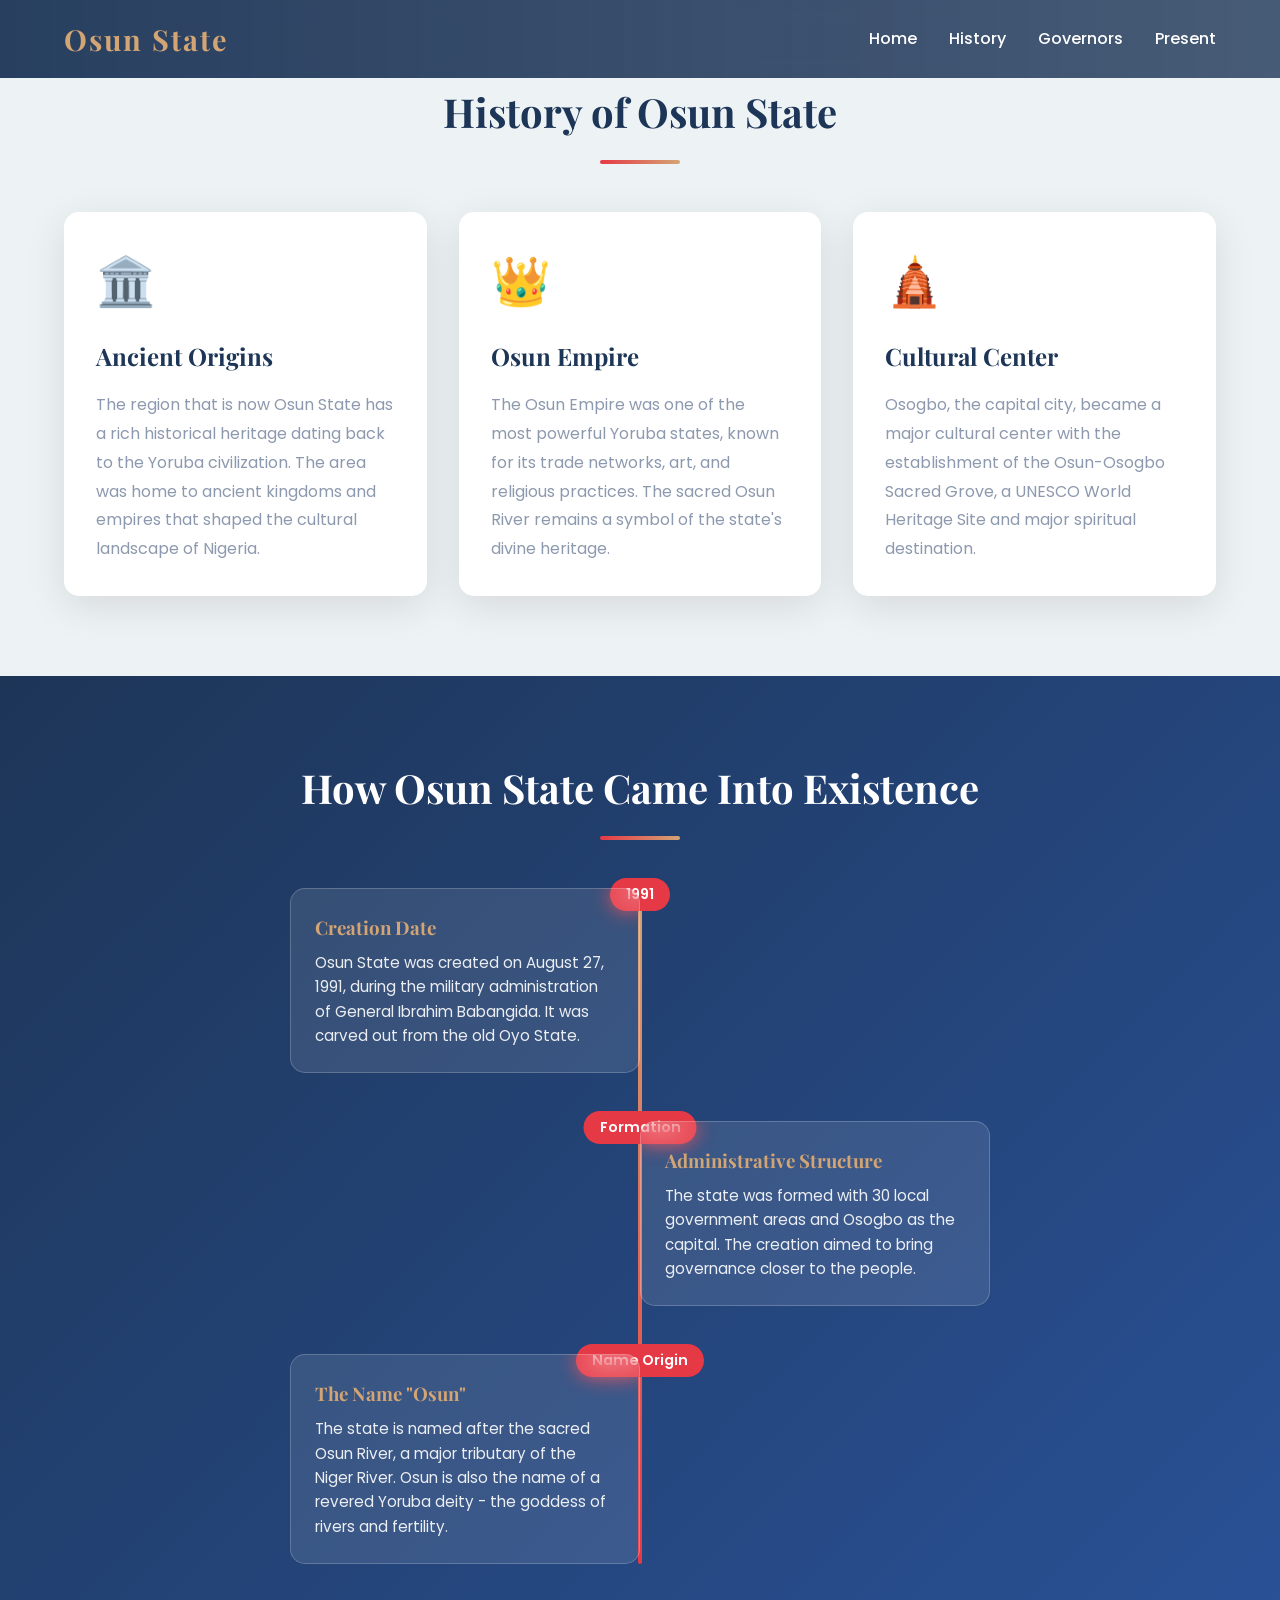
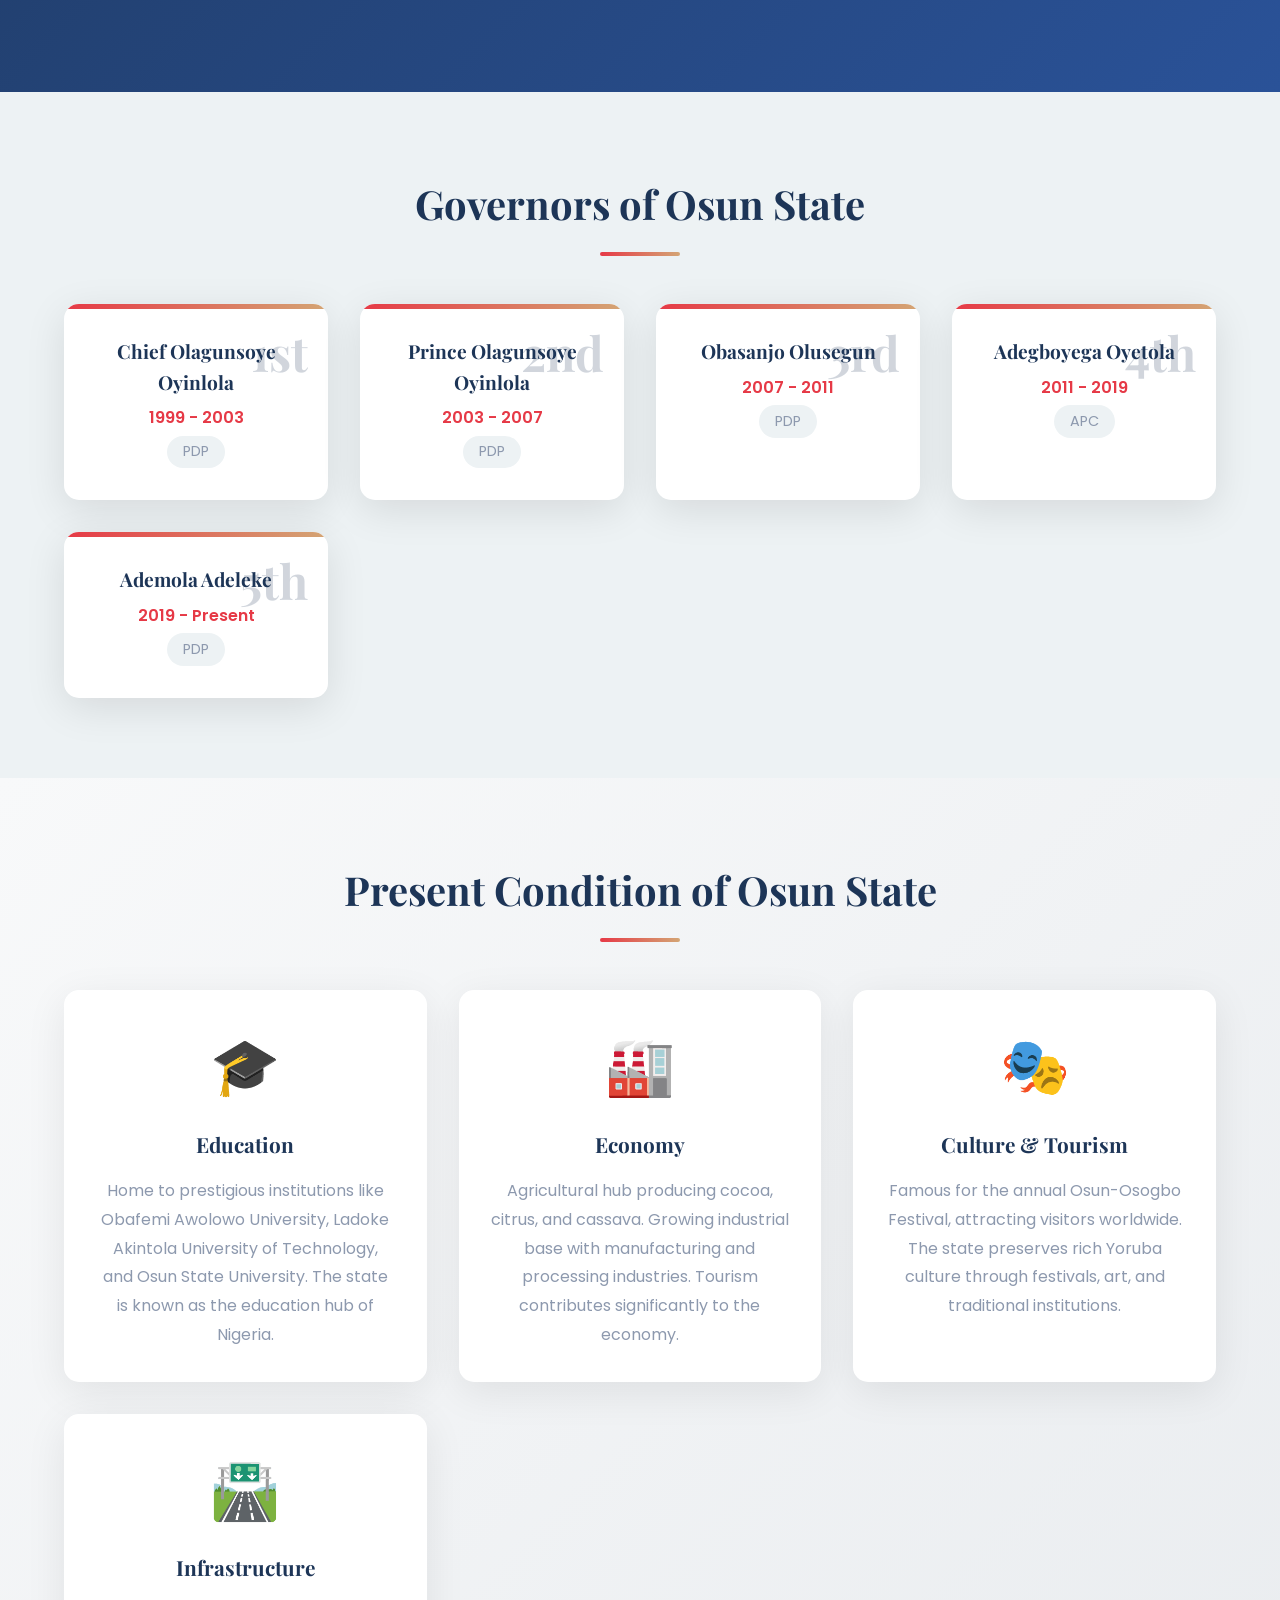
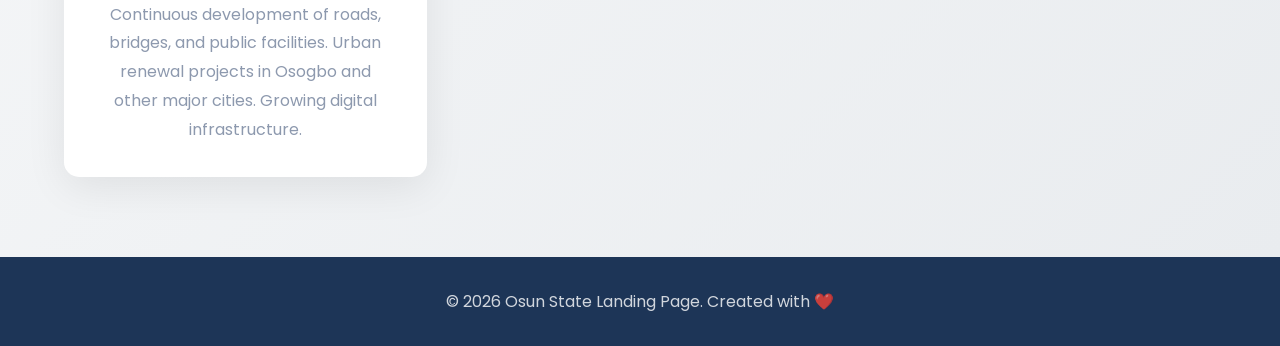
<file: index.html>
<!DOCTYPE html>
<html lang="en">
<head>
    <meta charset="UTF-8">
    <meta name="viewport" content="width=device-width, initial-scale=1.0">
    <title>Osun State - The Land of Virtue</title>
    <link rel="stylesheet" href="styles.css">
    <link rel="preconnect" href="https://fonts.googleapis.com">
    <link rel="preconnect" href="https://fonts.gstatic.com" crossorigin>
    <link href="https://fonts.googleapis.com/css2?family=Playfair+Display:wght@400;700&family=Poppins:wght@300;400;500;600&display=swap" rel="stylesheet">
</head>
<body>
    <!-- Navigation -->
    <nav class="navbar">
        <div class="logo">Osun State</div>
        <ul class="nav-links">
            <li><a href="#home">Home</a></li>
            <li><a href="#history">History</a></li>
            <li><a href="#governors">Governors</a></li>
            <li><a href="#present">Present</a></li>
        </ul>
    </nav>

    <!-- Hero Section --
    <section id="home" class="hero">
        <div class="hero-content">
            <h1 class="hero-title">Osun State</h1>
            <p class="hero-subtitle">The Land of Virtue & Cultural Heritage</p>
            <p class="hero-tagline">Where Tradition Meets Modernity</p>
        </div>
        <div class="hero-overlay"></div>
    </section>

    <!-- History Section -->
    <section id="history" class="section">
        <div class="container">
            <h2 class="section-title">History of Osun State</h2>
            <div class="content-grid">
                <div class="card history-card">
                    <div class="card-icon">🏛️</div>
                    <h3>Ancient Origins</h3>
                    <p>The region that is now Osun State has a rich historical heritage dating back to the Yoruba civilization. The area was home to ancient kingdoms and empires that shaped the cultural landscape of Nigeria.</p>
                </div>
                <div class="card history-card">
                    <div class="card-icon">👑</div>
                    <h3>Osun Empire</h3>
                    <p>The Osun Empire was one of the most powerful Yoruba states, known for its trade networks, art, and religious practices. The sacred Osun River remains a symbol of the state's divine heritage.</p>
                </div>
                <div class="card history-card">
                    <div class="card-icon">🛕</div>
                    <h3>Cultural Center</h3>
                    <p>Osogbo, the capital city, became a major cultural center with the establishment of the Osun-Osogbo Sacred Grove, a UNESCO World Heritage Site and major spiritual destination.</p>
                </div>
            </div>
        </div>
    </section>

    <!-- Creation Section -->
    <section id="creation" class="section creation-section">
        <div class="container">
            <h2 class="section-title">How Osun State Came Into Existence</h2>
            <div class="creation-content">
                <div class="timeline">
                    <div class="timeline-item">
                        <div class="timeline-dot"></div>
                        <div class="timeline-date">1991</div>
                        <div class="timeline-content">
                            <h3>Creation Date</h3>
                            <p>Osun State was created on August 27, 1991, during the military administration of General Ibrahim Babangida. It was carved out from the old Oyo State.</p>
                        </div>
                    </div>
                    <div class="timeline-item">
                        <div class="timeline-dot"></div>
                        <div class="timeline-date">Formation</div>
                        <div class="timeline-content">
                            <h3>Administrative Structure</h3>
                            <p>The state was formed with 30 local government areas and Osogbo as the capital. The creation aimed to bring governance closer to the people.</p>
                        </div>
                    </div>
                    <div class="timeline-item">
                        <div class="timeline-dot"></div>
                        <div class="timeline-date">Name Origin</div>
                        <div class="timeline-content">
                            <h3>The Name "Osun"</h3>
                            <p>The state is named after the sacred Osun River, a major tributary of the Niger River. Osun is also the name of a revered Yoruba deity - the goddess of rivers and fertility.</p>
                        </div>
                    </div>
                </div>
            </div>
        </div>
    </section>

    <!-- Governors Section -->
    <section id="governors" class="section">
        <div class="container">
            <h2 class="section-title">Governors of Osun State</h2>
            <div class="governors-grid">
                <div class="governor-card">
                    <div class="governor-number">1st</div>
                    <h3>Chief Olagunsoye Oyinlola</h3>
                    <p class="governor-term">1999 - 2003</p>
                    <p class="governor-party">PDP</p>
                </div>
                <div class="governor-card">
                    <div class="governor-number">2nd</div>
                    <h3>Prince Olagunsoye Oyinlola</h3>
                    <p class="governor-term">2003 - 2007</p>
                    <p class="governor-party">PDP</p>
                </div>
                <div class="governor-card">
                    <div class="governor-number">3rd</div>
                    <h3>Obasanjo Olusegun</h3>
                    <p class="governor-term">2007 - 2011</p>
                    <p class="governor-party">PDP</p>
                </div>
                <div class="governor-card">
                    <div class="governor-number">4th</div>
                    <h3>Adegboyega Oyetola</h3>
                    <p class="governor-term">2011 - 2019</p>
                    <p class="governor-party">APC</p>
                </div>
                <div class="governor-card">
                    <div class="governor-number">5th</div>
                    <h3>Ademola Adeleke</h3>
                    <p class="governor-term">2019 - Present</p>
                    <p class="governor-party">PDP</p>
                </div>
            </div>
        </div>
    </section>

    <!-- Present Condition Section -->
    <section id="present" class="section present-section">
        <div class="container">
            <h2 class="section-title">Present Condition of Osun State</h2>
            <div class="present-grid">
                <div class="present-card">
                    <div class="present-icon">🎓</div>
                    <h3>Education</h3>
                    <p>Home to prestigious institutions like Obafemi Awolowo University, Ladoke Akintola University of Technology, and Osun State University. The state is known as the education hub of Nigeria.</p>
                </div>
                <div class="present-card">
                    <div class="present-icon">🏭</div>
                    <h3>Economy</h3>
                    <p>Agricultural hub producing cocoa, citrus, and cassava. Growing industrial base with manufacturing and processing industries. Tourism contributes significantly to the economy.</p>
                </div>
                <div class="present-card">
                    <div class="present-icon">🎭</div>
                    <h3>Culture & Tourism</h3>
                    <p>Famous for the annual Osun-Osogbo Festival, attracting visitors worldwide. The state preserves rich Yoruba culture through festivals, art, and traditional institutions.</p>
                </div>
                <div class="present-card">
                    <div class="present-icon">🛣️</div>
                    <h3>Infrastructure</h3>
                    <p>Continuous development of roads, bridges, and public facilities. Urban renewal projects in Osogbo and other major cities. Growing digital infrastructure.</p>
                </div>
            </div>
        </div>
    </section>

    <!-- Footer -->
    <footer class="footer">
        <div class="container">
            <p>&copy; 2026 Osun State Landing Page. Created with ❤️</p>
        </div>
    </footer>
</body>
</html>
</file>
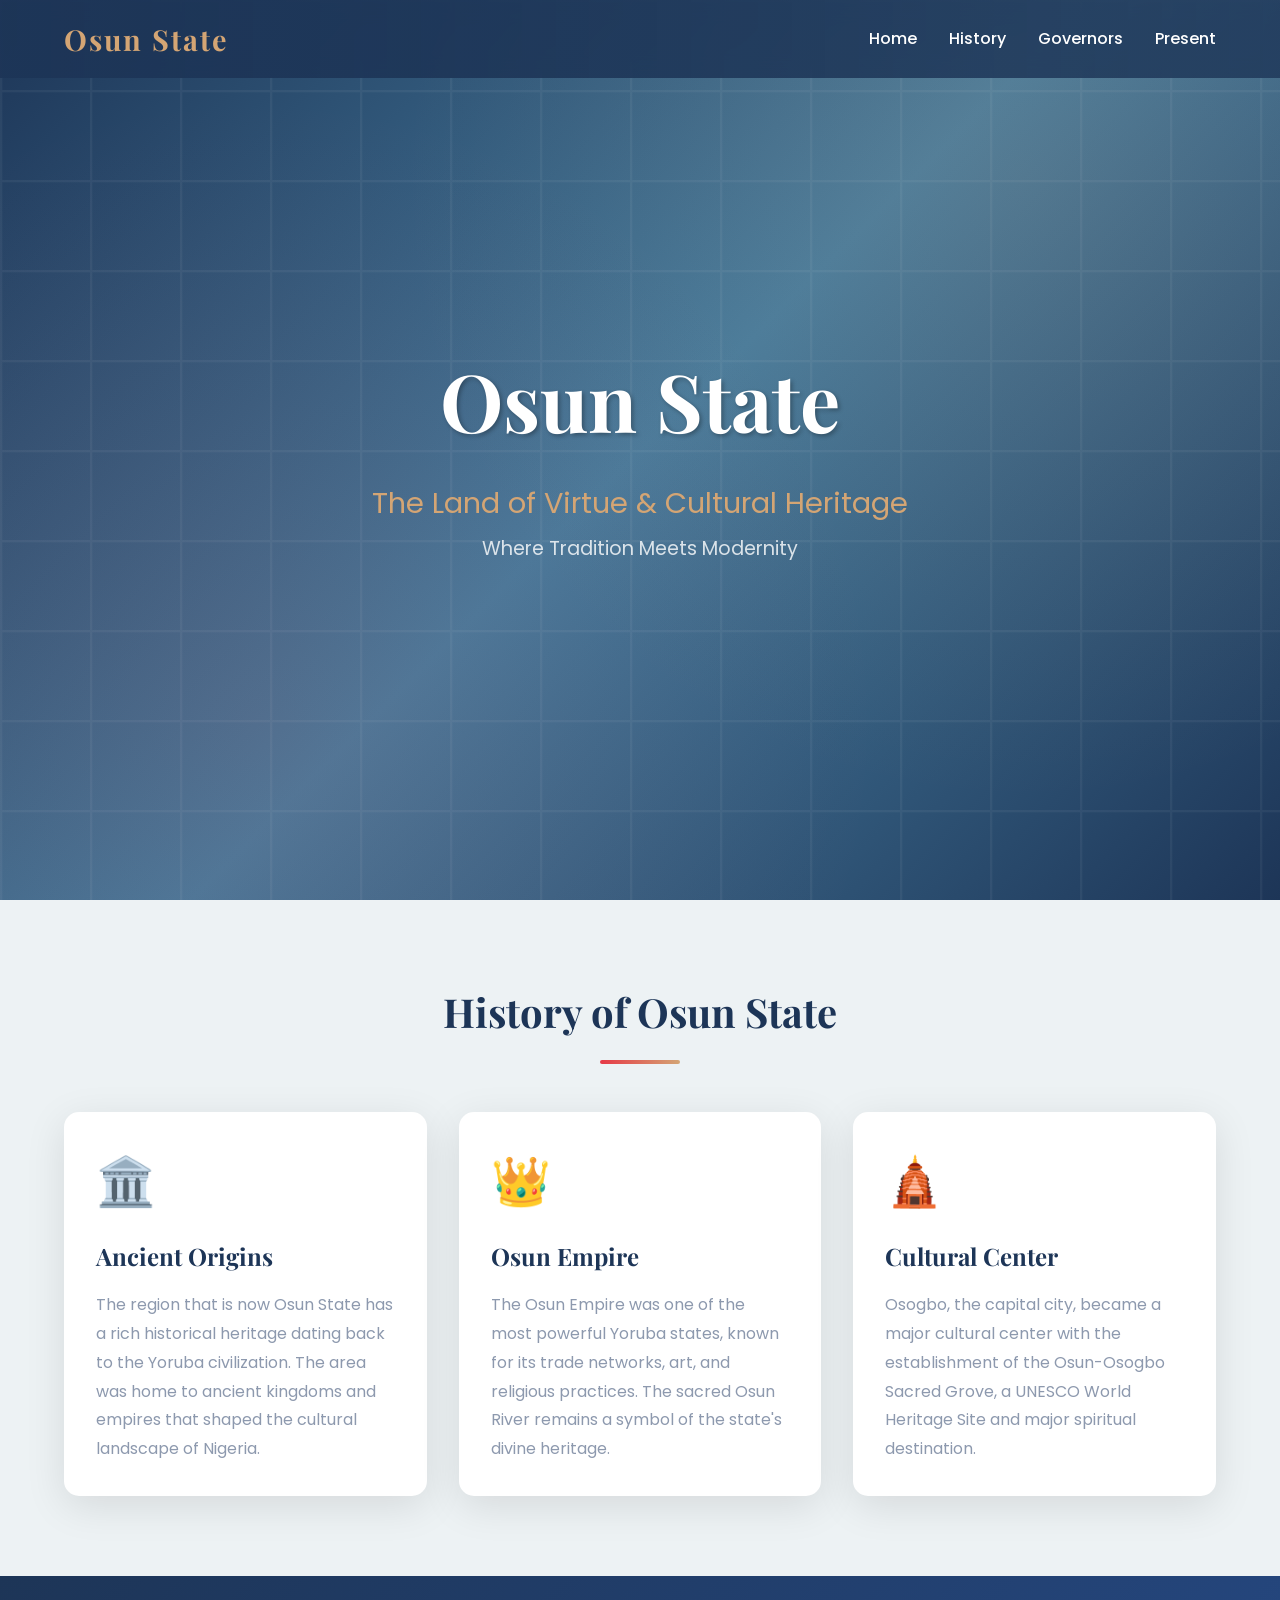
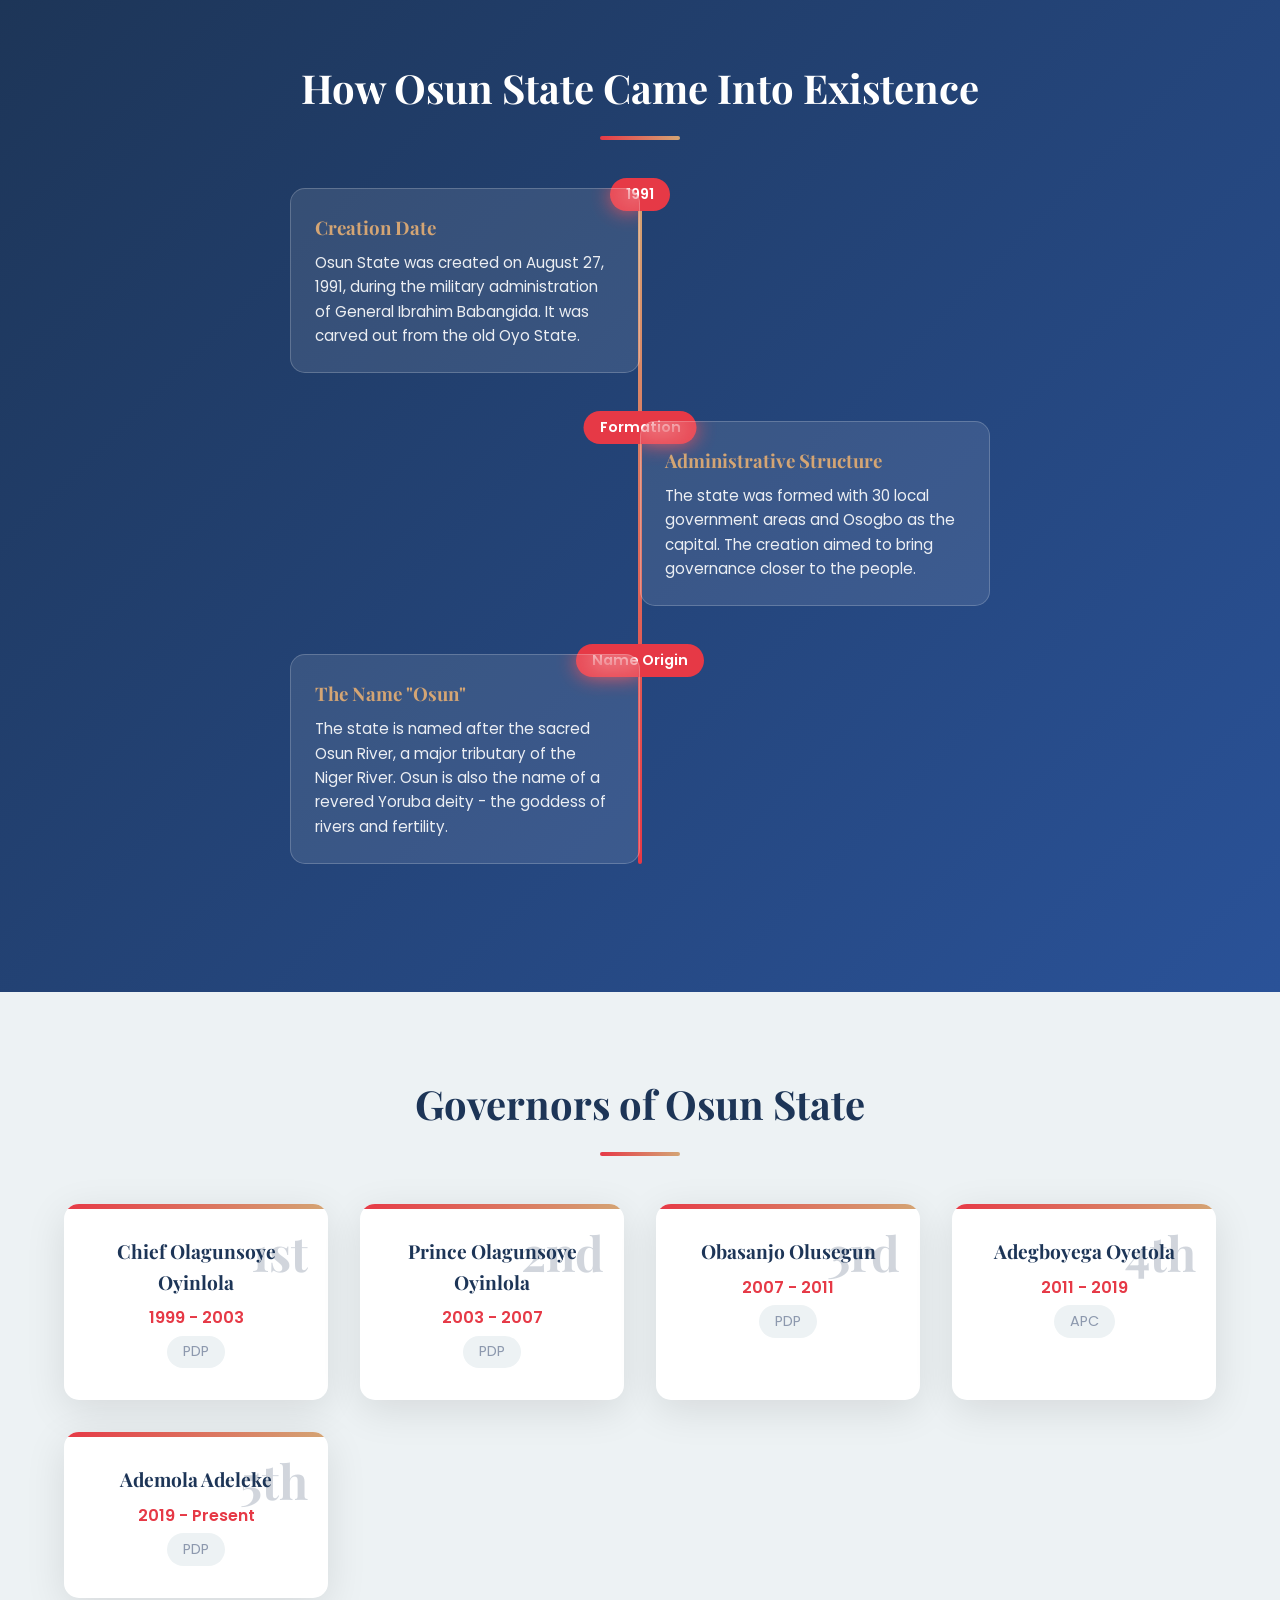
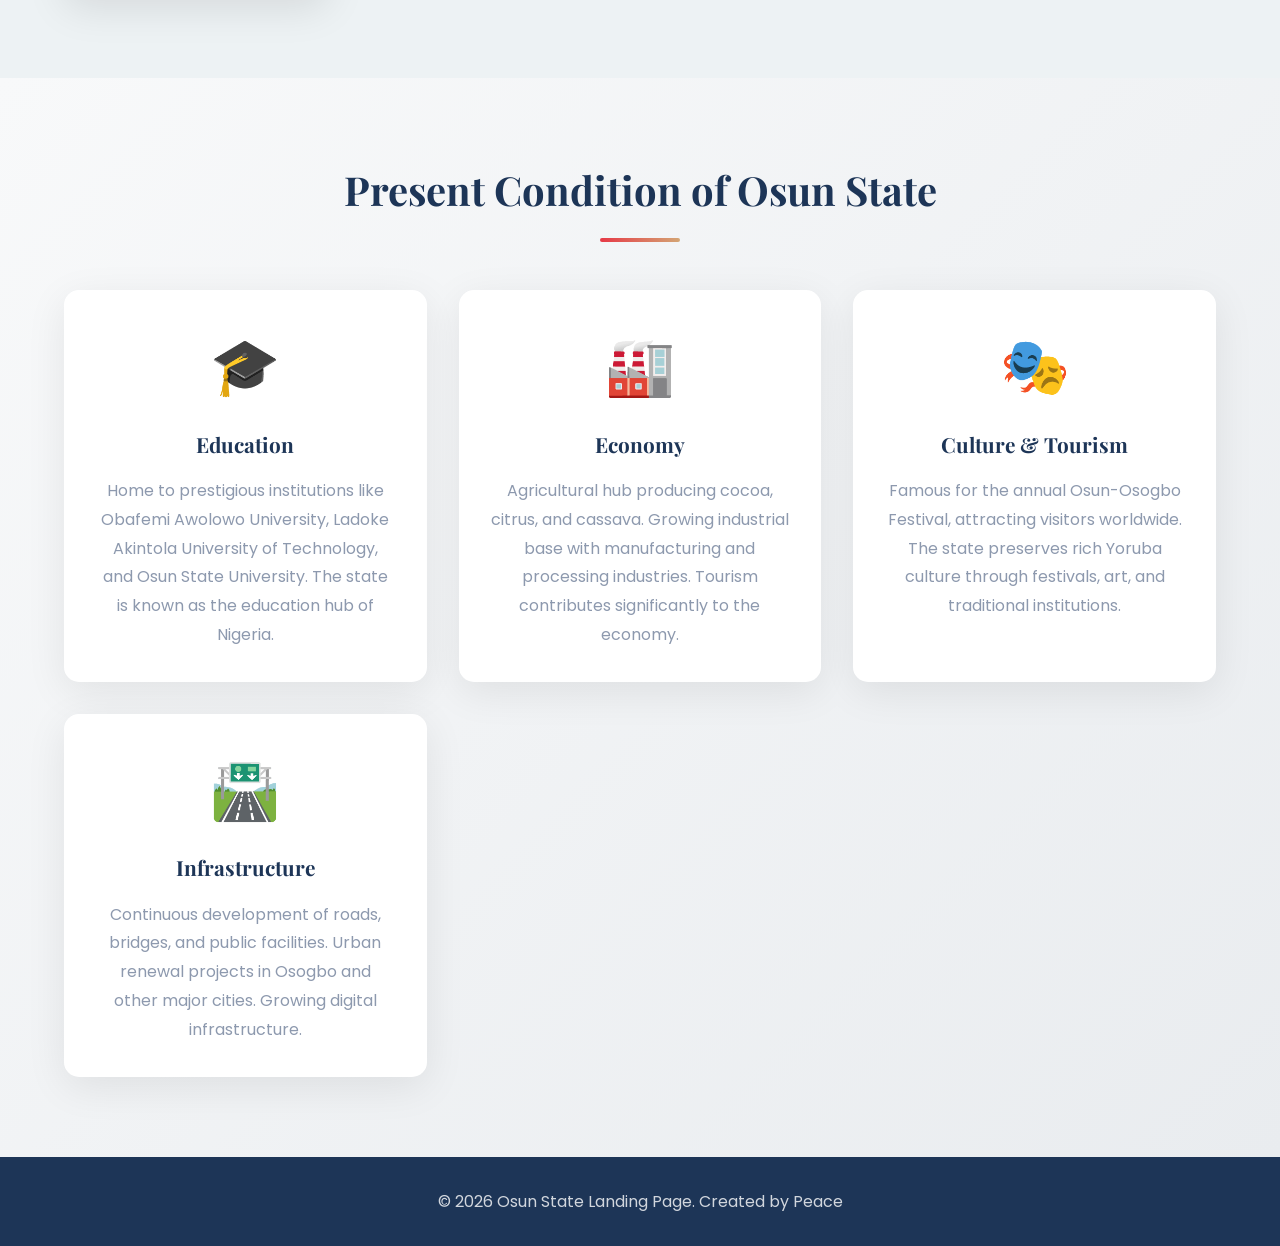
<file: My birth place.html>
<!DOCTYPE html>
<html lang="en">
<head>
    <meta charset="UTF-8">
    <meta name="viewport" content="width=device-width, initial-scale=1.0">
    <title>Osun State - The Land of Virtue</title>
    <link rel="stylesheet" href="styles.css">
    <link rel="preconnect" href="https://fonts.googleapis.com">
    <link rel="preconnect" href="https://fonts.gstatic.com" crossorigin>
    <link href="https://fonts.googleapis.com/css2?family=Playfair+Display:wght@400;700&family=Poppins:wght@300;400;500;600&display=swap" rel="stylesheet">
</head>
<body>
    <!-- Navigation -->
    <nav class="navbar">
        <div class="logo">Osun State</div>
        <ul class="nav-links">
            <li><a href="#home">Home</a></li>
            <li><a href="#history">History</a></li>
            <li><a href="#governors">Governors</a></li>
            <li><a href="#present">Present</a></li>
        </ul>
    </nav>

    <!-- Hero Section -->
    <section id="home" class="hero">
        <div class="hero-content">
            <h1 class="hero-title">Osun State</h1>
            <p class="hero-subtitle">The Land of Virtue & Cultural Heritage</p>
            <p class="hero-tagline">Where Tradition Meets Modernity</p>
        </div>
        <div class="hero-overlay"></div>
    </section>

    <!-- History Section -->
    <section id="history" class="section">
        <div class="container">
            <h2 class="section-title">History of Osun State</h2>
            <div class="content-grid">
                <div class="card history-card">
                    <div class="card-icon">🏛️</div>
                    <h3>Ancient Origins</h3>
                    <p>The region that is now Osun State has a rich historical heritage dating back to the Yoruba civilization. The area was home to ancient kingdoms and empires that shaped the cultural landscape of Nigeria.</p>
                </div>
                <div class="card history-card">
                    <div class="card-icon">👑</div>
                    <h3>Osun Empire</h3>
                    <p>The Osun Empire was one of the most powerful Yoruba states, known for its trade networks, art, and religious practices. The sacred Osun River remains a symbol of the state's divine heritage.</p>
                </div>
                <div class="card history-card">
                    <div class="card-icon">🛕</div>
                    <h3>Cultural Center</h3>
                    <p>Osogbo, the capital city, became a major cultural center with the establishment of the Osun-Osogbo Sacred Grove, a UNESCO World Heritage Site and major spiritual destination.</p>
                </div>
            </div>
        </div>
    </section>

    <!-- Creation Section -->
    <section id="creation" class="section creation-section">
        <div class="container">
            <h2 class="section-title">How Osun State Came Into Existence</h2>
            <div class="creation-content">
                <div class="timeline">
                    <div class="timeline-item">
                        <div class="timeline-dot"></div>
                        <div class="timeline-date">1991</div>
                        <div class="timeline-content">
                            <h3>Creation Date</h3>
                            <p>Osun State was created on August 27, 1991, during the military administration of General Ibrahim Babangida. It was carved out from the old Oyo State.</p>
                        </div>
                    </div>
                    <div class="timeline-item">
                        <div class="timeline-dot"></div>
                        <div class="timeline-date">Formation</div>
                        <div class="timeline-content">
                            <h3>Administrative Structure</h3>
                            <p>The state was formed with 30 local government areas and Osogbo as the capital. The creation aimed to bring governance closer to the people.</p>
                        </div>
                    </div>
                    <div class="timeline-item">
                        <div class="timeline-dot"></div>
                        <div class="timeline-date">Name Origin</div>
                        <div class="timeline-content">
                            <h3>The Name "Osun"</h3>
                            <p>The state is named after the sacred Osun River, a major tributary of the Niger River. Osun is also the name of a revered Yoruba deity - the goddess of rivers and fertility.</p>
                        </div>
                    </div>
                </div>
            </div>
        </div>
    </section>

    <!-- Governors Section -->
    <section id="governors" class="section">
        <div class="container">
            <h2 class="section-title">Governors of Osun State</h2>
            <div class="governors-grid">
                <div class="governor-card">
                    <div class="governor-number">1st</div>
                    <h3>Chief Olagunsoye Oyinlola</h3>
                    <p class="governor-term">1999 - 2003</p>
                    <p class="governor-party">PDP</p>
                </div>
                <div class="governor-card">
                    <div class="governor-number">2nd</div>
                    <h3>Prince Olagunsoye Oyinlola</h3>
                    <p class="governor-term">2003 - 2007</p>
                    <p class="governor-party">PDP</p>
                </div>
                <div class="governor-card">
                    <div class="governor-number">3rd</div>
                    <h3>Obasanjo Olusegun</h3>
                    <p class="governor-term">2007 - 2011</p>
                    <p class="governor-party">PDP</p>
                </div>
                <div class="governor-card">
                    <div class="governor-number">4th</div>
                    <h3>Adegboyega Oyetola</h3>
                    <p class="governor-term">2011 - 2019</p>
                    <p class="governor-party">APC</p>
                </div>
                <div class="governor-card">
                    <div class="governor-number">5th</div>
                    <h3>Ademola Adeleke</h3>
                    <p class="governor-term">2019 - Present</p>
                    <p class="governor-party">PDP</p>
                </div>
            </div>
        </div>
    </section>

    <!-- Present Condition Section -->
    <section id="present" class="section present-section">
        <div class="container">
            <h2 class="section-title">Present Condition of Osun State</h2>
            <div class="present-grid">
                <div class="present-card">
                    <div class="present-icon">🎓</div>
                    <h3>Education</h3>
                    <p>Home to prestigious institutions like Obafemi Awolowo University, Ladoke Akintola University of Technology, and Osun State University. The state is known as the education hub of Nigeria.</p>
                </div>
                <div class="present-card">
                    <div class="present-icon">🏭</div>
                    <h3>Economy</h3>
                    <p>Agricultural hub producing cocoa, citrus, and cassava. Growing industrial base with manufacturing and processing industries. Tourism contributes significantly to the economy.</p>
                </div>
                <div class="present-card">
                    <div class="present-icon">🎭</div>
                    <h3>Culture & Tourism</h3>
                    <p>Famous for the annual Osun-Osogbo Festival, attracting visitors worldwide. The state preserves rich Yoruba culture through festivals, art, and traditional institutions.</p>
                </div>
                <div class="present-card">
                    <div class="present-icon">🛣️</div>
                    <h3>Infrastructure</h3>
                    <p>Continuous development of roads, bridges, and public facilities. Urban renewal projects in Osogbo and other major cities. Growing digital infrastructure.</p>
                </div>
            </div>
        </div>
    </section>

    <!-- Footer -->
    <footer class="footer">
        <div class="container">
            <p>&copy; 2026 Osun State Landing Page. Created by Peace</p>
        </div>
    </footer>
</body>
</html>
</file>
<file: styles.css>
/* ========================================
   Osun State Landing Page - Styles.css
   ======================================== */

/* CSS Variables */
:root {
    --primary-color: #e63946;
    --secondary-color: #1d3557;
    --accent-color: #f4a261;
    --text-dark: #2b2d42;
    --text-light: #8d99ae;
    --bg-light: #edf2f4;
    --white: #ffffff;
    --gold: #d4a574;
    --transition: all 0.3s ease;
}

/* Reset & Base Styles */
* {
    margin: 0;
    padding: 0;
    box-sizing: border-box;
}

html {
    scroll-behavior: smooth;
}

body {
    font-family: 'Poppins', sans-serif;
    line-height: 1.6;
    color: var(--text-dark);
    overflow-x: hidden;
}

h1, h2, h3 {
    font-family: 'Playfair Display', serif;
}

/* ========================================
   Navigation
   ======================================== */
.navbar {
    position: fixed;
    top: 0;
    left: 0;
    right: 0;
    display: flex;
    justify-content: space-between;
    align-items: center;
    padding: 1rem 5%;
    background: linear-gradient(90deg, rgba(29, 53, 87, 0.95) 0%, rgba(29, 53, 87, 0.8) 100%);
    backdrop-filter: blur(10px);
    z-index: 1000;
    animation: slideDown 0.8s ease forwards;
}

@keyframes slideDown {
    from {
        transform: translateY(-100%);
        opacity: 0;
    }
    to {
        transform: translateY(0);
        opacity: 1;
    }
}

.logo {
    font-family: 'Playfair Display', serif;
    font-size: 1.8rem;
    font-weight: 700;
    color: var(--gold);
    letter-spacing: 2px;
    animation: fadeInLeft 1s ease 0.3s forwards;
    opacity: 0;
}

@keyframes fadeInLeft {
    from {
        transform: translateX(-30px);
        opacity: 0;
    }
    to {
        transform: translateX(0);
        opacity: 1;
    }
}

.nav-links {
    display: flex;
    list-style: none;
    gap: 2rem;
}

.nav-links a {
    color: var(--white);
    text-decoration: none;
    font-weight: 500;
    position: relative;
    padding: 0.5rem 0;
    transition: var(--transition);
    animation: fadeIn 1s ease 0.5s forwards;
    opacity: 0;
}

.nav-links a:nth-child(1) { animation-delay: 0.5s; }
.nav-links a:nth-child(2) { animation-delay: 0.6s; }
.nav-links a:nth-child(3) { animation-delay: 0.7s; }
.nav-links a:nth-child(4) { animation-delay: 0.8s; }

@keyframes fadeIn {
    from { opacity: 0; }
    to { opacity: 1; }
}

.nav-links a::after {
    content: '';
    position: absolute;
    bottom: 0;
    left: 0;
    width: 0;
    height: 2px;
    background: var(--gold);
    transition: var(--transition);
}

.nav-links a:hover::after {
    width: 100%;
}

.nav-links a:hover {
    color: var(--gold);
}

/* ========================================
   Hero Section
   ======================================== */
.hero {
    height: 100vh;
    display: flex;
    align-items: center;
    justify-content: center;
    position: relative;
    background: linear-gradient(135deg, #1d3557 0%, #457b9d 50%, #1d3557 100%);
    overflow: hidden;
}

.hero::before {
    content: '';
    position: absolute;
    top: 0;
    left: 0;
    right: 0;
    bottom: 0;
    background: url('data:image/svg+xml,<svg xmlns="http://www.w3.org/2000/svg" viewBox="0 0 100 100"><defs><pattern id="grid" width="10" height="10" patternUnits="userSpaceOnUse"><path d="M 10 0 L 0 0 0 10" fill="none" stroke="rgba(255,255,255,0.05)" stroke-width="0.5"/></pattern></defs><rect width="100" height="100" fill="url(%23grid)"/></svg>');
    animation: gridMove 20s linear infinite;
}

@keyframes gridMove {
    from { transform: translate(0, 0); }
    to { transform: translate(50px, 50px); }
}

.hero-content {
    text-align: center;
    z-index: 2;
    padding: 2rem;
}

.hero-title {
    font-size: 5rem;
    font-weight: 700;
    color: var(--white);
    margin-bottom: 1rem;
    animation: scaleIn 1s ease forwards;
    text-shadow: 2px 2px 4px rgba(0, 0, 0, 0.3);
}

@keyframes scaleIn {
    from {
        transform: scale(0.5);
        opacity: 0;
    }
    to {
        transform: scale(1);
        opacity: 1;
    }
}

.hero-subtitle {
    font-size: 1.8rem;
    color: var(--gold);
    margin-bottom: 0.5rem;
    animation: fadeInUp 1s ease 0.5s forwards;
    opacity: 0;
}

@keyframes fadeInUp {
    from {
        transform: translateY(30px);
        opacity: 0;
    }
    to {
        transform: translateY(0);
        opacity: 1;
    }
}

.hero-tagline {
    font-size: 1.2rem;
    color: rgba(255, 255, 255, 0.8);
    animation: fadeInUp 1s ease 0.8s forwards;
    opacity: 0;
}

/* Floating particles effect */
.hero::after {
    content: '';
    position: absolute;
    width: 100%;
    height: 100%;
    top: 0;
    left: 0;
    background: radial-gradient(circle at 20% 80%, rgba(230, 57, 70, 0.1) 0%, transparent 50%),
                radial-gradient(circle at 80% 20%, rgba(244, 162, 97, 0.1) 0%, transparent 50%);
    animation: pulse 4s ease-in-out infinite;
}

@keyframes pulse {
    0%, 100% { opacity: 0.5; }
    50% { opacity: 1; }
}

/* ========================================
   Section Styles
   ======================================== */
.section {
    padding: 5rem 5%;
    position: relative;
}

.container {
    max-width: 1200px;
    margin: 0 auto;
}

.section-title {
    font-size: 2.5rem;
    text-align: center;
    margin-bottom: 3rem;
    color: var(--secondary-color);
    position: relative;
    animation: fadeInDown 0.8s ease forwards;
}

@keyframes fadeInDown {
    from {
        transform: translateY(-30px);
        opacity: 0;
    }
    to {
        transform: translateY(0);
        opacity: 1;
    }
}

.section-title::after {
    content: '';
    display: block;
    width: 80px;
    height: 4px;
    background: linear-gradient(90deg, var(--primary-color), var(--gold));
    margin: 1rem auto 0;
    border-radius: 2px;
    animation: expandWidth 1s ease 0.5s forwards;
    transform: scaleX(0);
}

@keyframes expandWidth {
    to { transform: scaleX(1); }
}

/* ========================================
   History Section
   ======================================== */
#history {
    background: var(--bg-light);
}

.content-grid {
    display: grid;
    grid-template-columns: repeat(auto-fit, minmax(300px, 1fr));
    gap: 2rem;
}

.card {
    background: var(--white);
    padding: 2rem;
    border-radius: 15px;
    box-shadow: 0 10px 40px rgba(0, 0, 0, 0.1);
    transition: var(--transition);
    animation: cardFloat 3s ease-in-out infinite;
}

.card:nth-child(1) { animation-delay: 0s; }
.card:nth-child(2) { animation-delay: 0.5s; }
.card:nth-child(3) { animation-delay: 1s; }

@keyframes cardFloat {
    0%, 100% { transform: translateY(0); }
    50% { transform: translateY(-10px); }
}

.card:hover {
    transform: translateY(-15px) scale(1.02);
    box-shadow: 0 20px 60px rgba(0, 0, 0, 0.15);
}

.card-icon {
    font-size: 3rem;
    margin-bottom: 1rem;
    animation: bounce 2s ease-in-out infinite;
}

@keyframes bounce {
    0%, 100% { transform: translateY(0); }
    50% { transform: translateY(-10px); }
}

.card h3 {
    font-size: 1.5rem;
    color: var(--secondary-color);
    margin-bottom: 1rem;
}

.card p {
    color: var(--text-light);
    line-height: 1.8;
}

/* ========================================
   Creation Section
   ======================================== */
.creation-section {
    background: linear-gradient(135deg, var(--secondary-color) 0%, #2a5298 100%);
    color: var(--white);
}

.creation-section .section-title {
    color: var(--white);
}

.timeline {
    position: relative;
    max-width: 800px;
    margin: 0 auto;
}

.timeline::before {
    content: '';
    position: absolute;
    left: 50%;
    transform: translateX(-50%);
    width: 4px;
    height: 100%;
    background: linear-gradient(to bottom, var(--gold), var(--primary-color));
    border-radius: 2px;
}

.timeline-item {
    display: flex;
    justify-content: flex-end;
    padding-right: 50%;
    position: relative;
    margin-bottom: 3rem;
    animation: slideInRight 0.8s ease forwards;
    opacity: 0;
}

.timeline-item:nth-child(2) {
    justify-content: flex-start;
    padding-right: 0;
    padding-left: 50%;
    animation: slideInLeft 0.8s ease forwards;
}

@keyframes slideInRight {
    from {
        transform: translateX(50px);
        opacity: 0;
    }
    to {
        transform: translateX(0);
        opacity: 1;
    }
}

@keyframes slideInLeft {
    from {
        transform: translateX(-50px);
        opacity: 0;
    }
    to {
        transform: translateX(0);
        opacity: 1;
    }
}

.timeline-dot {
    position: absolute;
    left: 50%;
    transform: translateX(-50%);
    width: 20px;
    height: 20px;
    background: var(--gold);
    border-radius: 50%;
    border: 4px solid var(--white);
    animation: pulse 2s ease-in-out infinite;
}

.timeline-date {
    position: absolute;
    left: 50%;
    transform: translateX(-50%);
    top: -10px;
    background: var(--primary-color);
    color: var(--white);
    padding: 0.3rem 1rem;
    border-radius: 20px;
    font-size: 0.9rem;
    font-weight: 600;
}

.timeline-content {
    background: rgba(255, 255, 255, 0.1);
    backdrop-filter: blur(10px);
    padding: 1.5rem;
    border-radius: 15px;
    max-width: 350px;
    border: 1px solid rgba(255, 255, 255, 0.2);
    transition: var(--transition);
}

.timeline-content:hover {
    background: rgba(255, 255, 255, 0.2);
    transform: scale(1.05);
}

.timeline-content h3 {
    color: var(--gold);
    margin-bottom: 0.5rem;
}

.timeline-content p {
    color: rgba(255, 255, 255, 0.9);
    font-size: 0.95rem;
}

/* ========================================
   Governors Section
   ======================================== */
#governors {
    background: var(--bg-light);
}

.governors-grid {
    display: grid;
    grid-template-columns: repeat(auto-fit, minmax(250px, 1fr));
    gap: 2rem;
}

.governor-card {
    background: var(--white);
    padding: 2rem;
    border-radius: 15px;
    text-align: center;
    box-shadow: 0 10px 40px rgba(0, 0, 0, 0.1);
    transition: var(--transition);
    position: relative;
    overflow: hidden;
}

.governor-card::before {
    content: '';
    position: absolute;
    top: 0;
    left: 0;
    right: 0;
    height: 5px;
    background: linear-gradient(90deg, var(--primary-color), var(--gold), var(--primary-color));
    background-size: 200% 100%;
    animation: gradientMove 3s ease infinite;
}

@keyframes gradientMove {
    0% { background-position: 0% 50%; }
    50% { background-position: 100% 50%; }
    100% { background-position: 0% 50%; }
}

.governor-card:hover {
    transform: translateY(-10px) rotate(1deg);
    box-shadow: 0 20px 60px rgba(0, 0, 0, 0.15);
}

.governor-number {
    font-size: 3rem;
    font-weight: 700;
    color: var(--secondary-color);
    opacity: 0.2;
    position: absolute;
    top: 10px;
    right: 20px;
    font-family: 'Playfair Display', serif;
}

.governor-card h3 {
    color: var(--secondary-color);
    margin-bottom: 0.5rem;
    font-size: 1.2rem;
}

.governor-term {
    color: var(--primary-color);
    font-weight: 600;
    margin-bottom: 0.3rem;
}

.governor-party {
    color: var(--text-light);
    font-size: 0.9rem;
    display: inline-block;
    background: var(--bg-light);
    padding: 0.3rem 1rem;
    border-radius: 20px;
}

/* ========================================
   Present Condition Section
   ======================================== */
.present-section {
    background: linear-gradient(135deg, #f8f9fa 0%, #e9ecef 100%);
}

.present-grid {
    display: grid;
    grid-template-columns: repeat(auto-fit, minmax(280px, 1fr));
    gap: 2rem;
}

.present-card {
    background: var(--white);
    padding: 2rem;
    border-radius: 15px;
    text-align: center;
    box-shadow: 0 10px 40px rgba(0, 0, 0, 0.08);
    transition: var(--transition);
    position: relative;
    overflow: hidden;
}

.present-card::after {
    content: '';
    position: absolute;
    bottom: 0;
    left: 0;
    right: 0;
    height: 4px;
    background: var(--secondary-color);
    transform: scaleX(0);
    transition: var(--transition);
}

.present-card:hover::after {
    transform: scaleX(1);
}

.present-card:hover {
    transform: translateY(-10px);
    box-shadow: 0 20px 60px rgba(0, 0, 0, 0.12);
}

.present-icon {
    font-size: 3.5rem;
    margin-bottom: 1rem;
    animation: rotate 5s ease-in-out infinite;
}

@keyframes rotate {
    0%, 100% { transform: rotate(-5deg); }
    50% { transform: rotate(5deg); }
}

.present-card h3 {
    color: var(--secondary-color);
    margin-bottom: 1rem;
    font-size: 1.3rem;
}

.present-card p {
    color: var(--text-light);
    line-height: 1.8;
}

/* ========================================
   Footer
   ======================================== */
.footer {
    background: var(--secondary-color);
    color: var(--white);
    padding: 2rem 5%;
    text-align: center;
}

.footer p {
    opacity: 0.8;
    animation: blink 2s ease-in-out infinite;
}

@keyframes blink {
    0%, 100% { opacity: 0.8; }
    50% { opacity: 0.4; }
}

/* ========================================
   Responsive Design
   ======================================== */
@media (max-width: 768px) {
    .navbar {
        flex-direction: column;
        gap: 1rem;
    }

    .nav-links {
        flex-wrap: wrap;
        justify-content: center;
        gap: 1rem;
    }

    .hero-title {
        font-size: 3rem;
    }

    .hero-subtitle {
        font-size: 1.3rem;
    }

    .section-title {
        font-size: 2rem;
    }

    .timeline::before {
        left: 20px;
    }

    .timeline-item {
        padding-right: 0 !important;
        padding-left: 50px !important;
        justify-content: flex-start !important;
    }

    .timeline-dot {
        left: 20px;
    }

    .timeline-date {
        left: 70px;
        transform: translateX(0);
    }

    .timeline-content {
        max-width: 100%;
    }
}

@media (max-width: 480px) {
    .hero-title {
        font-size: 2.5rem;
    }

    .card, .governor-card, .present-card {
        padding: 1.5rem;
    }
}

/* ========================================
   Scroll Animations
   ======================================== */
.scroll-animate {
    opacity: 0;
    transform: translateY(50px);
    transition: all 0.8s ease;
}

.scroll-animate.visible {
    opacity: 1;
    transform: translateY(0);
}

/* Staggered animation for grid items */
.stagger-1 { transition-delay: 0.1s; }
.stagger-2 { transition-delay: 0.2s; }
.stagger-3 { transition-delay: 0.3s; }
.stagger-4 { transition-delay: 0.4s; }
.stagger-5 { transition-delay: 0.5s; }
</file>
